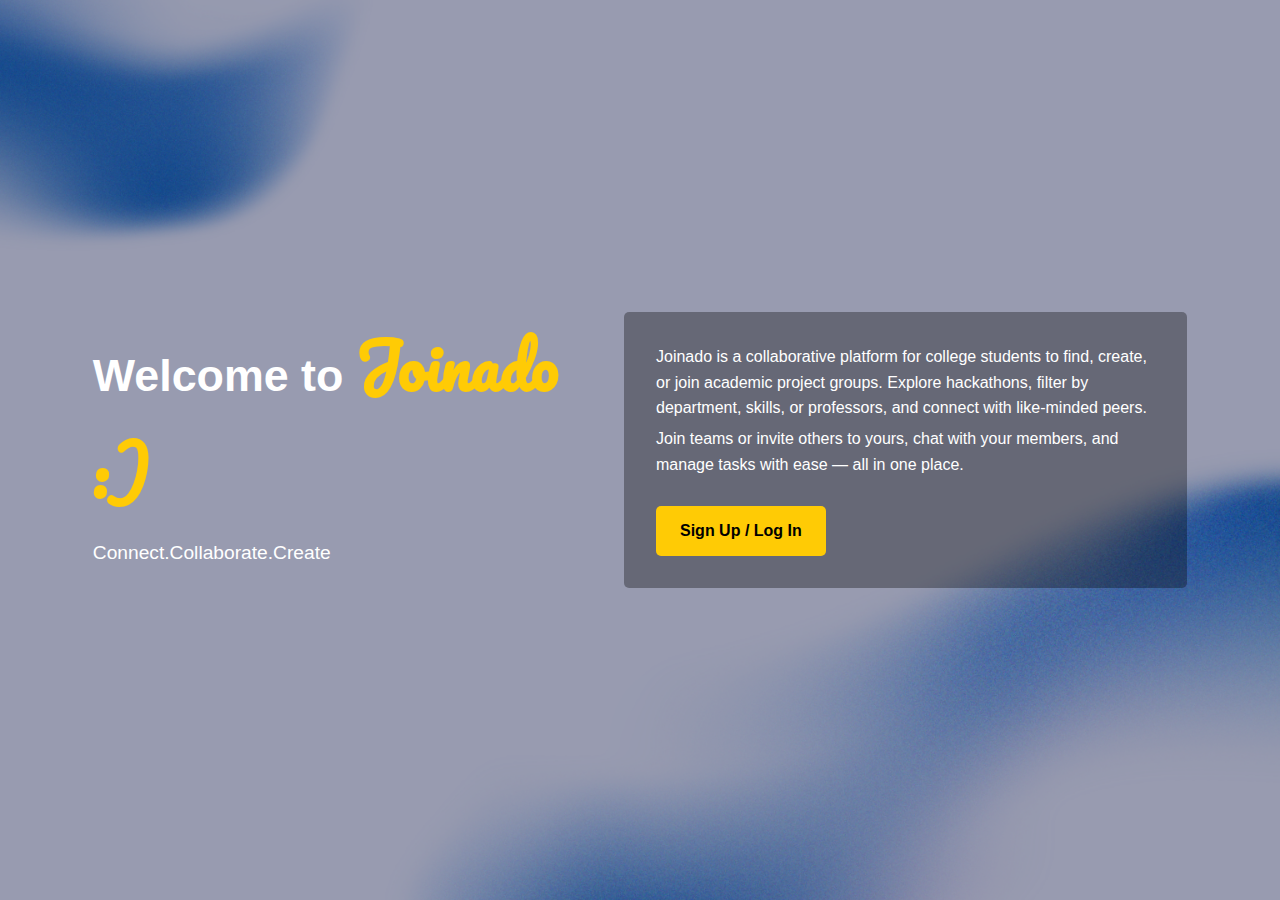
<file: Frontend/index.html>
<!DOCTYPE html>
<html lang="en">
<head>
  <meta charset="UTF-8">
  <title>Joinado</title>
  <meta name="viewport" content="width=device-width, initial-scale=1.0">
  <link href="https://fonts.googleapis.com/css2?family=Pacifico&display=swap" rel="stylesheet">
  <link rel="stylesheet" href="https://cdnjs.cloudflare.com/ajax/libs/font-awesome/6.5.0/css/all.min.css">
  <link rel="stylesheet" href="styles.css">
</head>
<body>

  <div class="home-container">
    <div class="overlay"></div>

    <div class="home-content">

      <div class="left-content">
        <h1 class="home-title">Welcome to <span class="brand">Joinado :)</span></h1>
        <p class="home-subtitle">Connect.Collaborate.Create</p>
      </div>

      <div class="description-box">
        <p>
          Joinado is a collaborative platform for college students to find, create, or join academic project groups. 
          Explore hackathons, filter by department, skills, or professors, and connect with like-minded peers.
        </p>
        <p>
          Join teams or invite others to yours, chat with your members, and manage tasks with ease — all in one place.
        </p>
        <a href="pages/register/signin&login.html" class="signup-button desc-button">Sign Up / Log In</a>
      </div>

    </div>
  </div>

</body>
</html>
</file>
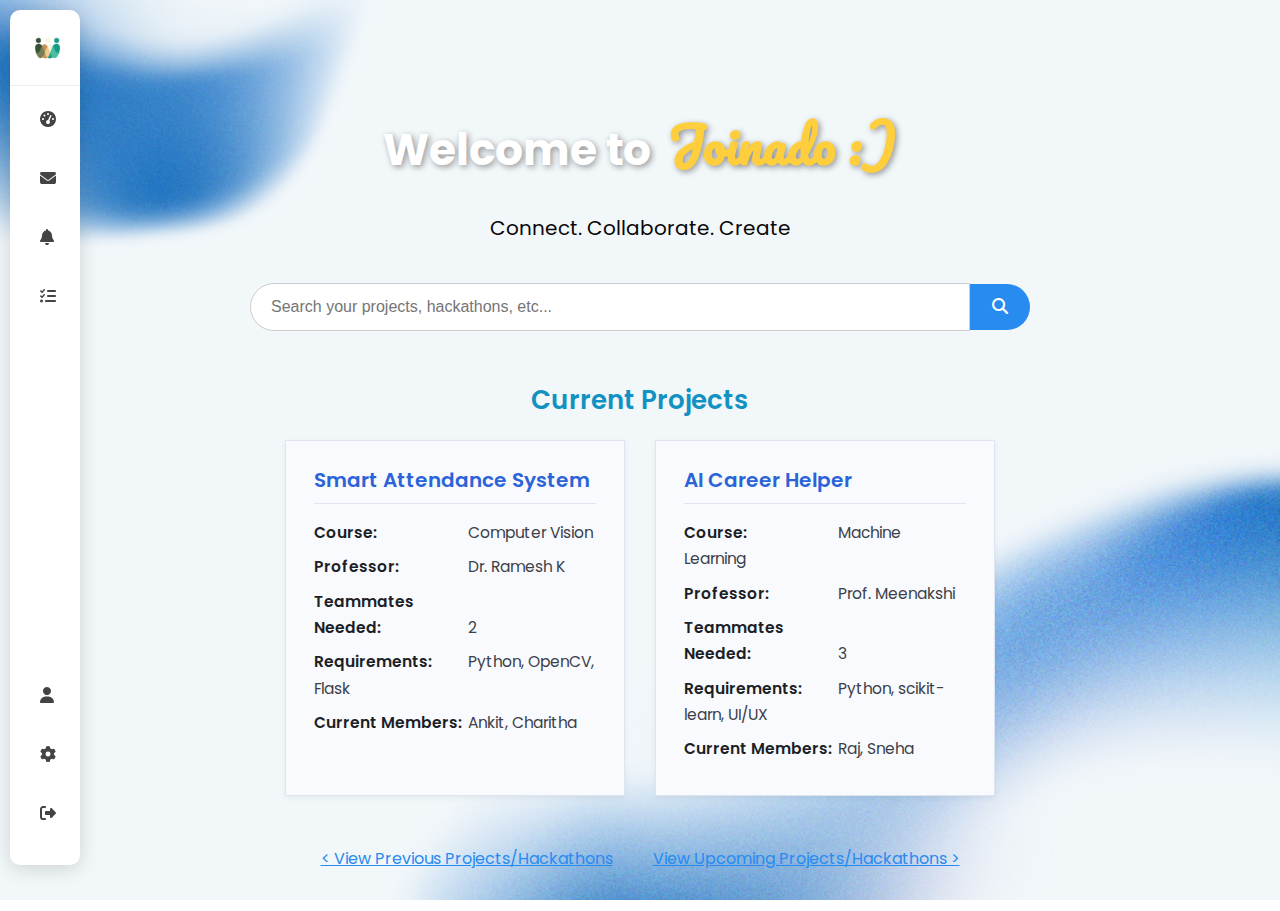
<file: Frontend/pages/home.html>
<!DOCTYPE html>
<html lang="en">
<head>
  <meta charset="UTF-8">
  <title>Joinado</title>
  <meta name="viewport" content="width=device-width, initial-scale=1.0">
  <link rel="stylesheet" href="https://cdnjs.cloudflare.com/ajax/libs/font-awesome/6.5.0/css/all.min.css">
  <link href="https://fonts.googleapis.com/css2?family=Pacifico&display=swap" rel="stylesheet">
  <link rel="stylesheet" href="../styles/pages.css">
</head>
<body>
  <div class="container">
    <div class="sidebar" id="sidebar">
      <a href="index.html" class="logo-section">
        <img src="../images/logo.png" alt="Logo" class="logo">
        <span class="brand-name">Joinado</span>
      </a>
      <div class="nav-sections">
        <div class="nav-items">
          <a href="./dashboard.html" class="sidebar-item"><i class="fas fa-tachometer-alt"></i><span>Dashboard</span></a>
          <a href="./messages.html" class="sidebar-item"><i class="fas fa-envelope"></i><span>Messages</span></a>
          <a href="./notifications.html" class="sidebar-item"><i class="fas fa-bell"></i><span>Notifications</span></a>
          <a href="./tasks.html" class="sidebar-item"><i class="fas fa-tasks"></i><span>Tasks</span></a>
        </div>
        <div class="bottom-nav">
          <a href="pages/profile.html" class="sidebar-item"><i class="fas fa-user"></i><span>Profile</span></a>
          <a href="pages/settings.html" class="sidebar-item"><i class="fas fa-cog"></i><span>Settings</span></a>
          <a href="../index.html" class="sidebar-item"><i class="fas fa-sign-out-alt"></i><span>Logout</span></a>
        </div>
      </div>
    </div>
    <div class="main-content">
      <div class="hero-text">
  <h1>
    Welcome to <span class="joinado-highlight">Joinado :)</span>
  </h1>
  <p class="tagline">Connect. Collaborate. Create</p>
</div>


      <div class="search-bar">
        <input type="text" placeholder="Search your projects, hackathons, etc..." />
        <button><i class="fas fa-search"></i></button>
      </div>

      <h2>Current Projects</h2>
      <!-- Example project cards -->
<div class="project-cards">
  <div class="project-card">
    <h3>Smart Attendance System</h3>
    <p><strong>Course:</strong> Computer Vision</p>
    <p><strong>Professor:</strong> Dr. Ramesh K</p>
    <p><strong>Teammates Needed:</strong> 2</p>
    <p><strong>Requirements:</strong> Python, OpenCV, Flask</p>
    <p><strong>Current Members:</strong> Ankit, Charitha</p>
  </div>

  <div class="project-card">
    <h3>AI Career Helper</h3>
    <p><strong>Course:</strong> Machine Learning</p>
    <p><strong>Professor:</strong> Prof. Meenakshi</p>
    <p><strong>Teammates Needed:</strong> 3</p>
    <p><strong>Requirements:</strong> Python, scikit-learn, UI/UX</p>
    <p><strong>Current Members:</strong> Raj, Sneha</p>
  </div>
</div>


      <div class="project-links">
  <a href="#">&lt; View Previous Projects/Hackathons</a>
  <a href="#">View Upcoming Projects/Hackathons &gt;</a>
</div>

    </div>
  </div>
  <script src="../scripts/pages.js"></script>
</body>
</html>
</file>
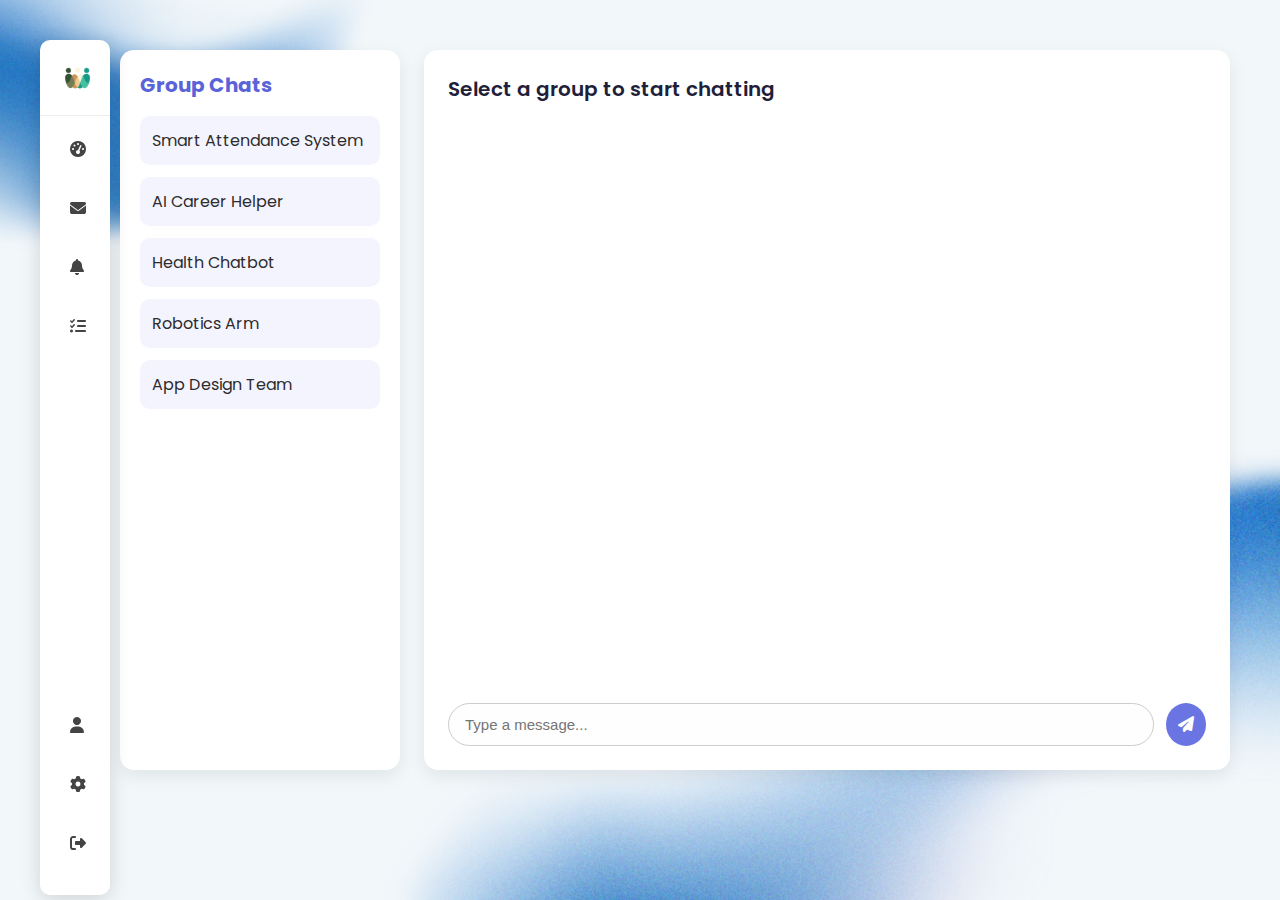
<file: Frontend/pages/messages.html>
<!DOCTYPE html>
<html lang="en">
<head>
  <meta charset="UTF-8">
  <title>Messages - Joinado</title>
  <meta name="viewport" content="width=device-width, initial-scale=1.0">

  <!-- Fonts & Icons -->
  <link rel="stylesheet" href="https://cdnjs.cloudflare.com/ajax/libs/font-awesome/6.5.0/css/all.min.css">
  <link href="https://fonts.googleapis.com/css2?family=Pacifico&family=Poppins:wght@400;600;700&display=swap" rel="stylesheet">

  <!-- Styles -->
  <link rel="stylesheet" href="../styles/pages.css">
  <link rel="stylesheet" href="../styles/messages.css">
</head>
<body>
  <div class="container">
    <!-- Sidebar -->
    <div class="sidebar" id="sidebar">
      <a href="./home.html" class="logo-section">
        <img src="../images/logo.png" alt="Logo" class="logo">
        <span class="brand-name">Joinado</span>
      </a>
      <div class="nav-sections">
        <div class="nav-items">
          <a href="dashboard.html" class="sidebar-item"><i class="fas fa-tachometer-alt"></i><span>Dashboard</span></a>
          <a href="messages.html" class="sidebar-item"><i class="fas fa-envelope"></i><span>Messages</span></a>
          <a href="notifications.html" class="sidebar-item"><i class="fas fa-bell"></i><span>Notifications</span></a>
          <a href="tasks.html" class="sidebar-item"><i class="fas fa-tasks"></i><span>Tasks</span></a>
        </div>
        <div class="bottom-nav">
          <a href="profile.html" class="sidebar-item"><i class="fas fa-user"></i><span>Profile</span></a>
          <a href="settings.html" class="sidebar-item"><i class="fas fa-cog"></i><span>Settings</span></a>
          <a href="../index.html" class="sidebar-item"><i class="fas fa-sign-out-alt"></i><span>Logout</span></a>
        </div>
      </div>
    </div>

    <!-- Chat Section -->
    <div class="main-content chat-layout">
      <!-- Group List -->
      <div class="chat-list">
        <h3>Group Chats</h3>
        <ul class="group-list">
          <li onclick="openChat('smart', event)">Smart Attendance System</li>
          <li onclick="openChat('ai', event)">AI Career Helper</li>
          <li onclick="openChat('health', event)">Health Chatbot</li>
          <li onclick="openChat('robotics', event)">Robotics Arm</li>
          <li onclick="openChat('design', event)">App Design Team</li>
        </ul>
      </div>

      <!-- Chat Window -->
      <div class="chat-window">
        <div class="chat-header" id="groupTitle">Select a group to start chatting</div>
        <div class="chat-box" id="chatBox"></div>
        <div class="message-input">
          <input type="text" id="messageInput" placeholder="Type a message..." disabled>
          <button onclick="sendMessage()" id="sendBtn" disabled><i class="fas fa-paper-plane"></i></button>
        </div>
      </div>
    </div>
  </div>

  <!-- External JS File -->
  <script src="../scripts/messages.js"></script>
</body>
</html>
</file>
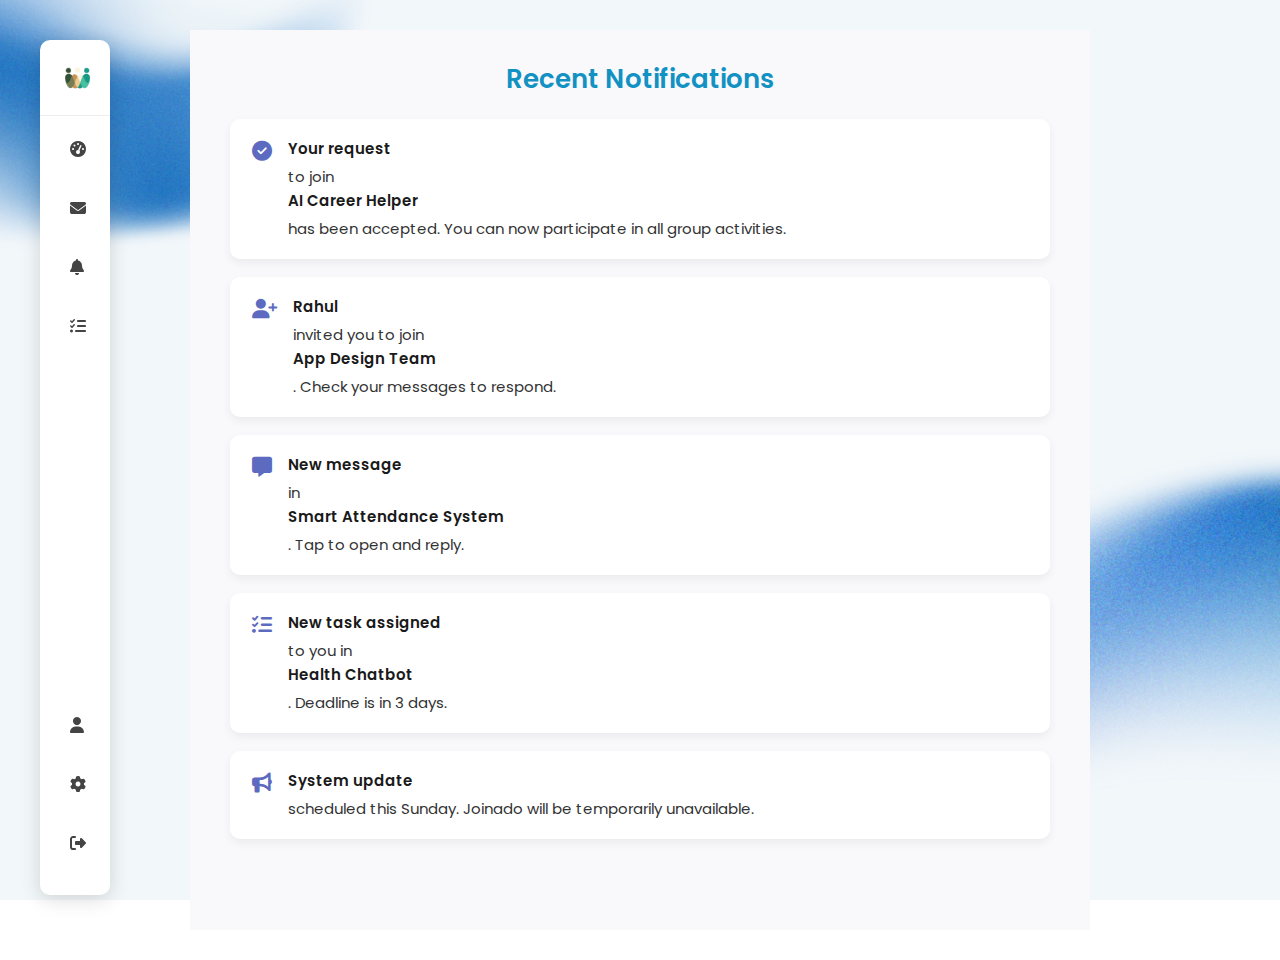
<file: Frontend/pages/notifications.html>
<!DOCTYPE html>
<html lang="en">
<head>
  <meta charset="UTF-8">
  <title>Notifications - Joinado</title>
  <meta name="viewport" content="width=device-width, initial-scale=1.0">

  <!-- Fonts & Icons -->
  <link rel="stylesheet" href="https://cdnjs.cloudflare.com/ajax/libs/font-awesome/6.5.0/css/all.min.css">
  <link href="https://fonts.googleapis.com/css2?family=Pacifico&family=Poppins:wght@400;600;700&display=swap" rel="stylesheet">

  <!-- Styles -->
  <link rel="stylesheet" href="../styles/pages.css">
  <link rel="stylesheet" href="../styles/messages.css">
  <link rel="stylesheet" href="../styles/notifications.css">
</head>
<body>
  <div class="container">
    <!-- Sidebar -->
    <div class="sidebar" id="sidebar">
      <a href="./home.html" class="logo-section">
        <img src="../images/logo.png" alt="Logo" class="logo">
        <span class="brand-name">Joinado</span>
      </a>
      <div class="nav-sections">
        <div class="nav-items">
          <a href="dashboard.html" class="sidebar-item"><i class="fas fa-tachometer-alt"></i><span>Dashboard</span></a>
          <a href="messages.html" class="sidebar-item"><i class="fas fa-envelope"></i><span>Messages</span></a>
          <a href="notifications.html" class="sidebar-item active"><i class="fas fa-bell"></i><span>Notifications</span></a>
          <a href="tasks.html" class="sidebar-item"><i class="fas fa-tasks"></i><span>Tasks</span></a>
        </div>
        <div class="bottom-nav">
          <a href="profile.html" class="sidebar-item"><i class="fas fa-user"></i><span>Profile</span></a>
          <a href="settings.html" class="sidebar-item"><i class="fas fa-cog"></i><span>Settings</span></a>
          <a href="../index.html" class="sidebar-item"><i class="fas fa-sign-out-alt"></i><span>Logout</span></a>
        </div>
      </div>
    </div>

    <!-- Notifications Section -->
    <div class="main-content">
      <h2>Recent Notifications</h2>
      <div class="notification-list">
        <div class="notification">
          <i class="fas fa-check-circle"></i>
          <div><strong>Your request</strong> to join <strong>AI Career Helper</strong> has been accepted. You can now participate in all group activities.</div>
        </div>
        <div class="notification">
          <i class="fas fa-user-plus"></i>
          <div><strong>Rahul</strong> invited you to join <strong>App Design Team</strong>. Check your messages to respond.</div>
        </div>
        <div class="notification">
          <i class="fas fa-comment-alt"></i>
          <div><strong>New message</strong> in <strong>Smart Attendance System</strong>. Tap to open and reply.</div>
        </div>
        <div class="notification">
          <i class="fas fa-tasks"></i>
          <div><strong>New task assigned</strong> to you in <strong>Health Chatbot</strong>. Deadline is in 3 days.</div>
        </div>
        <div class="notification">
          <i class="fas fa-bullhorn"></i>
          <div><strong>System update</strong> scheduled this Sunday. Joinado will be temporarily unavailable.</div>
        </div>
      </div>
    </div>
  </div>
</body>
</html>
</file>
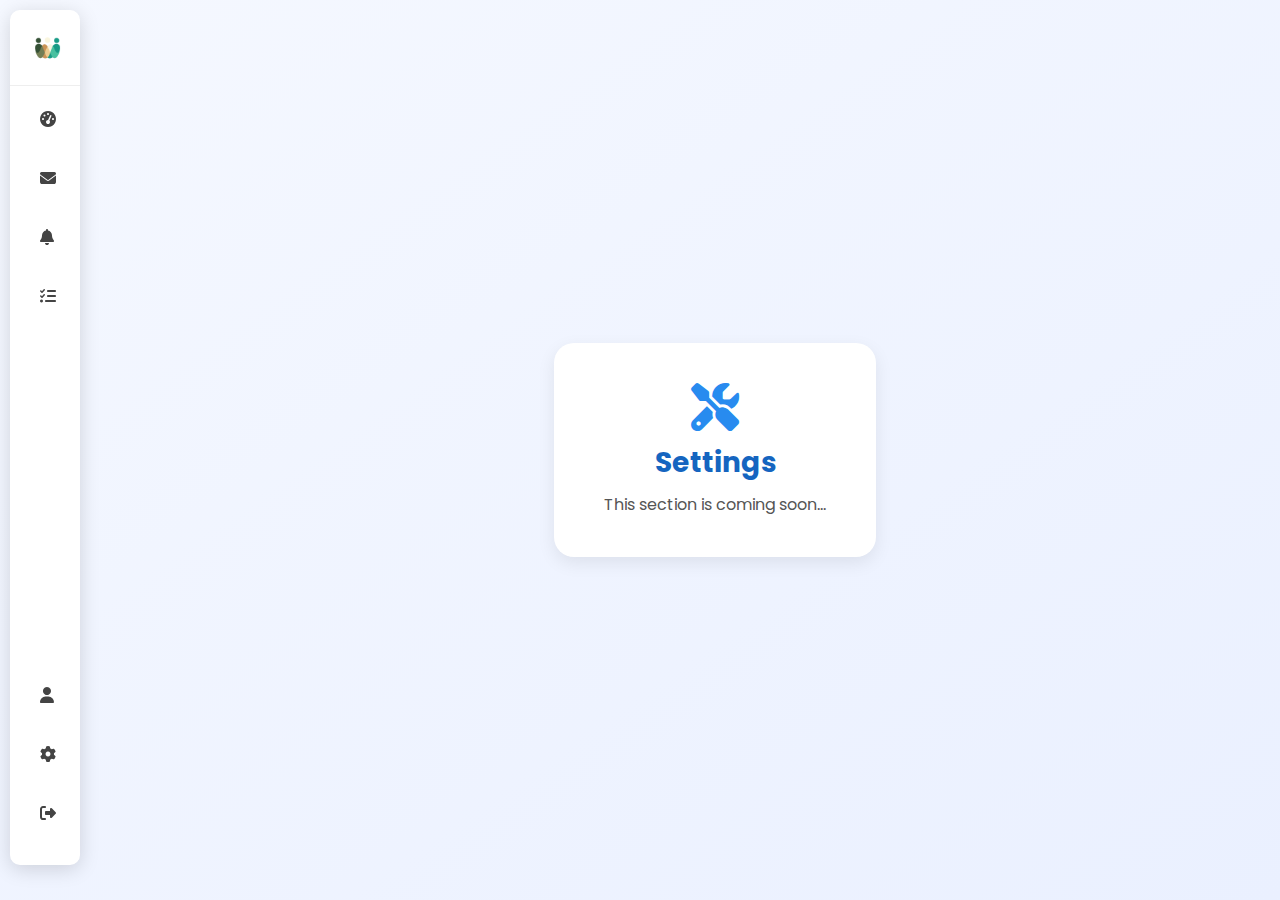
<file: Frontend/pages/settings.html>
<!DOCTYPE html>
<html lang="en">
<head>
  <meta charset="UTF-8">
  <title>Settings - Joinado</title>
  <meta name="viewport" content="width=device-width, initial-scale=1.0">
  
  <!-- Fonts & Icons -->
  <link rel="stylesheet" href="https://cdnjs.cloudflare.com/ajax/libs/font-awesome/6.5.0/css/all.min.css">
  <link href="https://fonts.googleapis.com/css2?family=Poppins:wght@400;600&display=swap" rel="stylesheet">
  
  <!-- Stylesheets -->
  <link rel="stylesheet" href="../styles/pages.css">
  <link rel="stylesheet" href="../styles/settings.css">
</head>
<body>
  <div class="container">
    <!-- Sidebar -->
    <div class="sidebar" id="sidebar">
      <a href="home.html" class="logo-section">
        <img src="../images/logo.png" alt="Logo" class="logo">
        <span class="brand-name">Joinado</span>
      </a>
      <div class="nav-sections">
        <div class="nav-items">
          <a href="dashboard.html" class="sidebar-item"><i class="fas fa-tachometer-alt"></i><span>Dashboard</span></a>
          <a href="messages.html" class="sidebar-item"><i class="fas fa-envelope"></i><span>Messages</span></a>
          <a href="notifications.html" class="sidebar-item"><i class="fas fa-bell"></i><span>Notifications</span></a>
          <a href="tasks.html" class="sidebar-item"><i class="fas fa-tasks"></i><span>Tasks</span></a>
        </div>
        <div class="bottom-nav">
          <a href="profile.html" class="sidebar-item"><i class="fas fa-user"></i><span>Profile</span></a>
          <a href="settings.html" class="sidebar-item active"><i class="fas fa-cog"></i><span>Settings</span></a>
          <a href="../index.html" class="sidebar-item"><i class="fas fa-sign-out-alt"></i><span>Logout</span></a>
        </div>
      </div>
    </div>

    <!-- Main Content -->
    <div class="settings-content">
      <div class="coming-soon-box">
        <i class="fas fa-tools icon"></i>
        <h2>Settings</h2>
        <p>This section is coming soon...</p>
      </div>
    </div>
  </div>
</body>
</html>
</file>
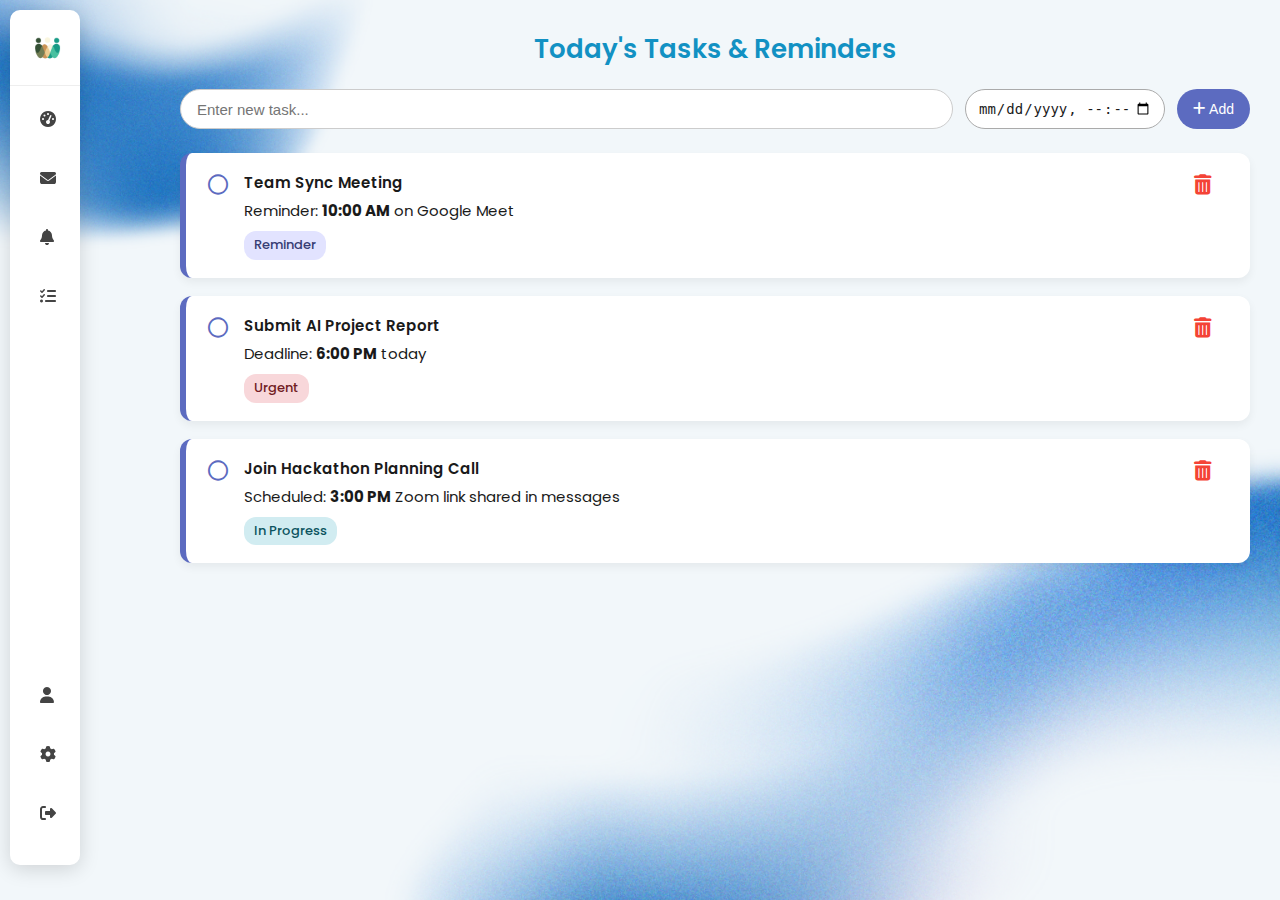
<file: Frontend/pages/tasks.html>
<!DOCTYPE html>
<html lang="en">
<head>
  <meta charset="UTF-8" />
  <title>Tasks & Reminders - Joinado</title>
  <meta name="viewport" content="width=device-width, initial-scale=1.0" />
  <link href="https://fonts.googleapis.com/css2?family=Poppins:wght@400;600&display=swap" rel="stylesheet" />
  <link rel="stylesheet" href="https://cdnjs.cloudflare.com/ajax/libs/font-awesome/6.5.0/css/all.min.css" />
  <link rel="stylesheet" href="../styles/pages.css" />
  <link rel="stylesheet" href="../styles/tasks.css" />
</head>
<body>
  <div class="layout">
    <!-- Sidebar -->
    <div class="sidebar" id="sidebar">
      <a href="./home.html" class="logo-section">
        <img src="../images/logo.png" alt="Logo" class="logo" />
        <span class="brand-name">Joinado</span>
      </a>
      <div class="nav-sections">
        <div class="nav-items">
          <a href="dashboard.html" class="sidebar-item"><i class="fas fa-tachometer-alt"></i><span>Dashboard</span></a>
          <a href="messages.html" class="sidebar-item"><i class="fas fa-envelope"></i><span>Messages</span></a>
          <a href="notifications.html" class="sidebar-item"><i class="fas fa-bell"></i><span>Notifications</span></a>
          <a href="tasks.html" class="sidebar-item active"><i class="fas fa-tasks"></i><span>Tasks</span></a>
        </div>
        <div class="bottom-nav">
          <a href="profile.html" class="sidebar-item"><i class="fas fa-user"></i><span>Profile</span></a>
          <a href="settings.html" class="sidebar-item"><i class="fas fa-cog"></i><span>Settings</span></a>
          <a href="../index.html" class="sidebar-item"><i class="fas fa-sign-out-alt"></i><span>Logout</span></a>
        </div>
      </div>
    </div>

    <!-- Main Content -->
    <div class="main-content">
      <h2>Today's Tasks & Reminders</h2>

     <!-- Add Task -->
<div class="add-task-box">
  <input type="text" id="newTask" placeholder="Enter new task..." />
  <input type="datetime-local" id="taskDateTime" />
  <button onclick="addTask()"><i class="fas fa-plus"></i> Add</button>
</div>


      <!-- Task List -->
      <div class="task-list" id="taskList">
        <!-- Sample Reminders -->
        <div class="task">
          <i class="far fa-circle complete-btn" onclick="markComplete(this)" title="Toggle Complete"></i>
          <div class="task-content">
            <strong>Team Sync Meeting</strong>
            Reminder: <b>10:00 AM</b> on Google Meet<br />
            <span class="badge reminder">Reminder</span>
          </div>
          <i class="fas fa-trash-alt delete-btn" onclick="removeTask(this)"></i>
        </div>

        <div class="task">
          <i class="far fa-circle complete-btn" onclick="markComplete(this)" title="Toggle Complete"></i>
          <div class="task-content">
            <strong>Submit AI Project Report</strong>
            Deadline: <b>6:00 PM</b> today<br />
            <span class="badge urgent">Urgent</span>
          </div>
          <i class="fas fa-trash-alt delete-btn" onclick="removeTask(this)"></i>
        </div>

        <div class="task">
          <i class="far fa-circle complete-btn" onclick="markComplete(this)" title="Toggle Complete"></i>
          <div class="task-content">
            <strong>Join Hackathon Planning Call</strong>
            Scheduled: <b>3:00 PM</b> Zoom link shared in messages<br />
            <span class="badge in-progress">In Progress</span>
          </div>
          <i class="fas fa-trash-alt delete-btn" onclick="removeTask(this)"></i>
        </div>
      </div>
    </div>
  </div>
  <script src="../scripts/tasks.js"></script>
</body>
</html>
</file>
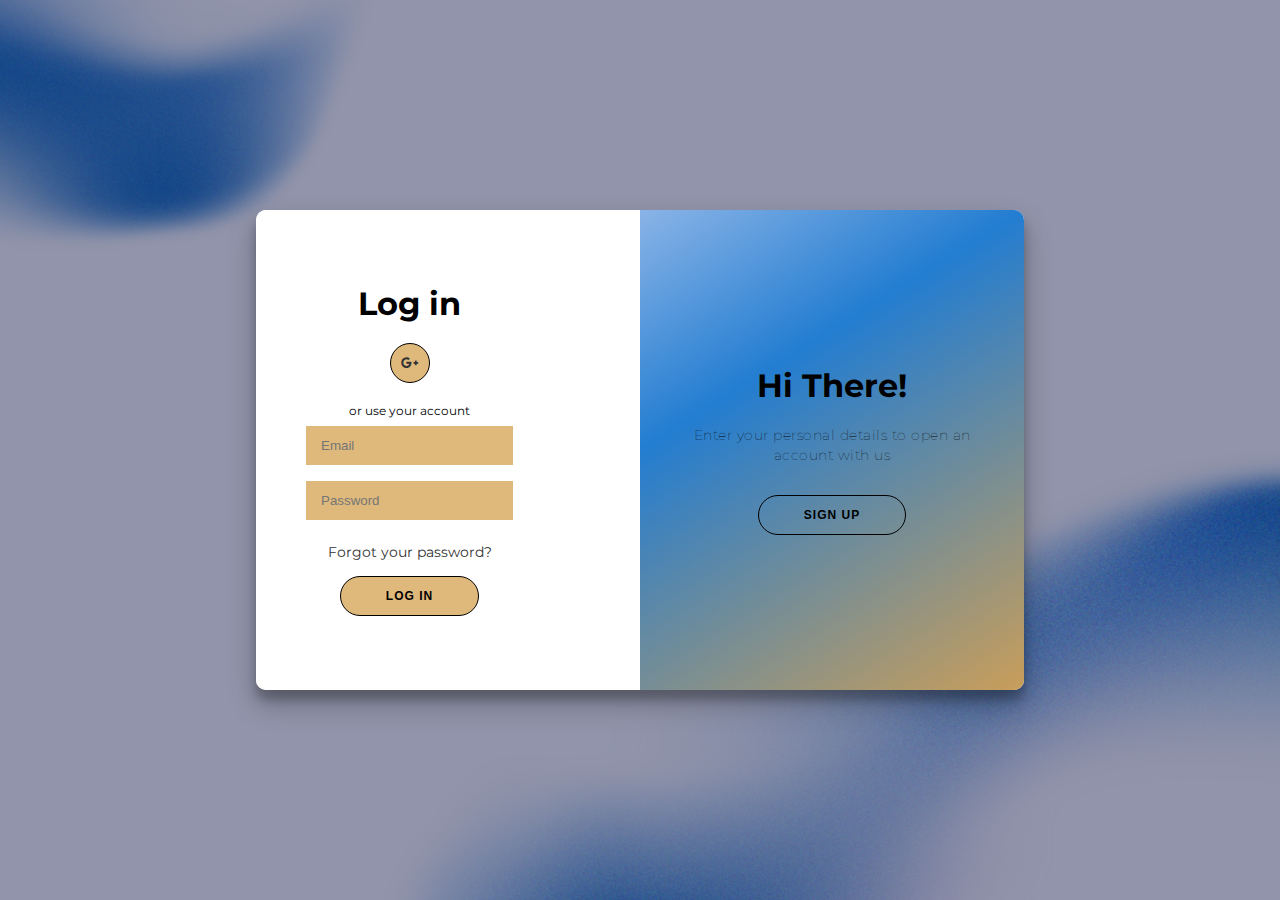
<file: Frontend/pages/register/signin&login.html>
<!DOCTYPE html>
<html lang="en" dir="ltr">

<head>
  <meta charset="utf-8">
  <title>Login</title>
  <link rel="stylesheet" href="signin&login.css">
  <link href="https://fonts.googleapis.com/css?family=Arvo" rel="stylesheet">
  <link rel='stylesheet' href='https://cdnjs.cloudflare.com/ajax/libs/font-awesome/5.14.0/css/all.min.css'>
</head>

<body>

<div class="login-wrapper">
  <div class="background-overlay"></div>

  <div class="container" id="container">
    <div class="form-container sign-up-container">
      <form action="#">
        <h1>Create Account</h1>
        <div class="social-container">
          <a href="#" class="social"><i class="fab fa-google-plus-g"></i></a>
        </div>
        <span>or use your email for registration</span>
        <input type="text" placeholder="Name" />
        <input type="email" placeholder="Email" />
        <input type="password" placeholder="Password" />
        <button>Sign Up</button>
      </form>
    </div>

    <div class="form-container login-in-container">
      <form action="#">
        <h1>Log in</h1>
        <div class="social-container">
          <a href="#" class="social"><i class="fab fa-google-plus-g"></i></a>
        </div>
        <span>or use your account</span>
        <input type="email" placeholder="Email" />
        <input type="password" placeholder="Password" />
        <a href="#">Forgot your password?</a>
        <button>Log In</button>
      </form>
    </div>

    <div class="overlay-container">
      <div class="overlay">
        <div class="overlay-panel overlay-left">
          <h1>Welcome Back!</h1>
          <p>To keep connected with us please login with your personal details</p>
          <button class="ghost" id="signIn">Log In</button>
        </div>
        <div class="overlay-panel overlay-right">
          <h1>Hi There!</h1>
          <p>Enter your personal details to open an account with us</p>
          <button class="ghost" id="signUp">Sign Up</button>
        </div>
      </div>
    </div>
  </div>
</div>

<script src="signin&login.js" charset="utf-8"></script>
</body>

</html>
</file>
<file: Frontend/styles.css>
* {
  margin: 0;
  padding: 0;
  box-sizing: border-box;
}

body, html {
  height: 100%;
  font-family: 'Segoe UI', sans-serif;
  
}




.home-container {
  background-image: url('images/background-image.png'); 
  background-size: cover;
  background-position: center;
  height: 100vh;
  position: relative;
  color: white;
  display: flex;
  justify-content: center;
  align-items: center;
  padding: 2rem;
}

.overlay {
  position: absolute;
  top: 0;
  left: 0;
  width: 100%;
  height: 100%;
  background-color: rgba(0, 0, 50, 0.374);
  z-index: 0;
}

.home-content {
  position: relative;
  z-index: 1;
  display: flex;
  justify-content: space-between;
  width: 90%;
  max-width: 1200px;
}

.left-content {
  flex: 1;
  padding-right: 2rem;
}

.brand {
  font-family: 'Pacifico', cursive;
  font-size: 3.8rem;
  color: #ffcb05;
}

.home-title {
  font-size: 2.8rem;
  margin-bottom: 1rem;
}

.home-subtitle {
  font-size: 1.2rem;
  margin-bottom: 1.5rem;
}

.description-box {
  flex: 1;
  background-color: rgba(0, 0, 0, 0.325);
  padding: 2rem;
  border-radius: 5px;
  line-height: 1.6;
  font-size: 1rem;
  display: flex;
  flex-direction: column;
  justify-content: space-between;
}

.signup-button {
  padding: 0.75rem 1.5rem;
  background-color: #ffcb05;
  color: #000;
  text-decoration: none;
  font-weight: bold;
  border-radius: 5px;
  text-align: center;
  margin-top: 1.5rem;
  transition: background-color 0.3s;
}

.signup-button:hover {
  background-color: #ffdb4d;
}

.desc-button {
  align-self: flex-start;
}
</file>
<file: Frontend/styles/pages.css>
@import url('https://fonts.googleapis.com/css2?family=Poppins:wght@400;600;700&display=swap');
@import url('https://fonts.googleapis.com/css2?family=Pacifico&display=swap');
@import url('https://fonts.googleapis.com/css2?family=Poppins:wght@400;600;700&display=swap');

* {
  margin: 0;
  padding: 0;
  box-sizing: border-box;
}

body {
  font-family: 'Poppins', sans-serif;
  background-image: url('../images/background-image.png');
  background-size: cover;
  background-position: center;
  background-repeat: no-repeat;
  background-attachment: fixed;
  color: #2f2f2f;
}

.container {
  display: flex;
  border-radius: 20px;
}

.sidebar {
  width: 70px;
  background-color: #ffffff;
  color: #6b6b6b;
  height: 95vh;
  margin: 10px 10px;
  border-radius: 10px;
  box-shadow: 0 4px 20px rgba(0, 0, 0, 0.15);
  transition: width 0.3s;
  position: fixed;
  overflow: hidden;
  z-index: 1000;
}

.sidebar:hover {
  width: 250px;
}

.logo-section {
  display: flex;
  align-items: center;
  padding: 15px;
  border-bottom: 1px solid #eee;
  text-decoration: none;
  color: inherit;
}

.logo {
  width: 45px;
  height: 45px;
  border-radius: 50%;
}

.brand-name {
  font-family: 'Pacifico', cursive;
  font-size: 22px;
  color: #288bef;
  margin-left: 12px;
  white-space: nowrap;
  opacity: 0;
  transition: opacity 0.3s;
}

.sidebar:hover .brand-name {
  opacity: 1;
}

.sidebar-item {
  display: flex;
  align-items: center;
  padding: 14px 20px;
  margin: 6px 10px;
  border-radius: 12px;
  cursor: pointer;
  transition: background-color 0.2s, color 0.2s;
  text-decoration: none;
  color: #444;
}

.sidebar-item:hover {
  background-color: #e7f0ff;
  color: #288bef;
}

.sidebar-item span {
  margin-left: 18px;
  font-size: 16px;
  white-space: nowrap;
  opacity: 0;
  transition: opacity 0.3s;
}

.sidebar:hover .sidebar-item span {
  opacity: 1;
}

.main-content {
  flex: 1;
  padding: 40px;
  color: #f5f5f5;
}

.main-content h1 {
  font-size: 38px;
  font-weight: 700;
  color: #ffffff;
  text-shadow: 2px 2px 6px rgba(0, 0, 0, 0.4);
  text-align: center;
  margin-bottom: 25px;
}

.main-content h2 {
  font-size: 26px;
  font-weight: 600;
  margin-bottom: 20px;
  color: #1291c3;
  text-align: center;
}

.bottom-nav {
  position: absolute;
  bottom: 20px;
  width: 100%;
}

.search-bar {
  display: flex;
  justify-content: center;
  align-items: center;
  margin: 40px 0 50px;
}

.search-bar input {
  width: 60%;
  padding: 14px 20px;
  border-radius: 25px 0 0 25px;
  border: 1px solid #ccc;
  outline: none;
  font-size: 16px;
  background-color: #fff;
  color: #333;
  transition: border 0.3s;
}

.search-bar input:focus {
  border-color: #288bef;
}

.search-bar button {
  padding: 14px 22px;
  border-radius: 0 25px 25px 0;
  border: none;
  background-color: #288bef;
  color: white;
  font-size: 16px;
  cursor: pointer;
  transition: background-color 0.3s ease;
}

.search-bar button:hover {
  background-color: #1677e1;
}

.project-cards {
  display: flex;
  flex-wrap: wrap;
  gap: 30px;
  justify-content: center;
  padding: 0 20px;
}

.project-card {
  background: #f9fafe;
  border: 1px solid #dde5f0;
  padding: 24px 28px;
  width: 340px;
  box-shadow: 0 2px 6px rgba(0, 0, 0, 0.06);
  transition: transform 0.3s ease, box-shadow 0.3s ease, border-top 0.3s ease;
  color: #2c2f3a;
  border-radius: 0; /* sharp edges */
  position: relative;
}

.project-card:hover {
  transform: translateY(-5px);
  box-shadow: 0 10px 24px rgba(0, 0, 0, 0.15);
  border-top: 4px solid #3a8ef6;
}

.project-card h3 {
  font-size: 20px;
  font-weight: 600;
  color: #2b63d9;
  margin-bottom: 16px;
  border-bottom: 1px solid #e0e6f1;
  padding-bottom: 8px;
}

.project-card p {
  margin: 8px 0;
  font-size: 15.5px;
  line-height: 1.7;
  color: #3c3f4a;
}

.project-card p strong {
  display: inline-block;
  width: 150px;
  color: #1c1f26;
  font-weight: 600;
}


.project-links {
  margin-top: 50px;
  display: flex;
  justify-content: center;
  gap: 40px;
  flex-wrap: wrap;
}

.project-links a {
  color: #288bef;
  text-decoration: underline;
  font-size: 16px;
  transition: color 0.3s ease;
}

.project-links a:hover {
  color: #1b5ea0;
}

.hero-text {
  text-align: center;
  margin: 60px 0 40px;
  color: #fff;
}

.hero-text h1 {
  font-size: 44px;
  font-weight: 700;
  color: #ffffff;
}

.joinado-highlight {
  font-family: 'Pacifico', cursive;
  color: #ffce3d;
  font-weight: 700;
  font-size: 50px;
  margin-left: 8px;
}

.tagline {
  font-size: 20px;
  color: #0b0808;
  margin-top: 15px;
  font-weight: 400;
}


.join-btn {
  margin-top: 15px;
  padding: 10px 18px;
  background-color: #288bef;
  color: white;
  border: none;
  border-radius: 8px;
  font-size: 14px;
  cursor: pointer;
  transition: background-color 0.3s ease;
}

.join-btn:hover {
  background-color: #186bd9;
}

.join-btn:disabled {
  background-color: #a0c8f7;
  cursor: not-allowed;
}

.search-bar select {
  margin-left: 15px;
  padding: 10px 14px;
  border-radius: 8px;
  border: 1px solid #ccc;
  font-size: 15px;
  background-color: #fff;
  color: #333;
  transition: border 0.3s;
}

.search-bar select:focus {
  outline: none;
  border-color: #288bef;
}
</file>
<file: Frontend/styles/messages.css>
@import url('https://fonts.googleapis.com/css2?family=Pacifico&display=swap');
@import url('https://fonts.googleapis.com/css2?family=Poppins:wght@400;600;700&display=swap');

* {
  margin: 0;
  padding: 0;
  box-sizing: border-box;
}

.container {
  padding: 30px;
}

.chat-layout {
  display: flex;
  gap: 24px;
  padding: 20px;
  flex-wrap: wrap;
}

.chat-list {
  width: 280px;
  background: #ffffff;
  padding: 20px;
  border-radius: 14px;
  box-shadow: 0 6px 18px rgba(0, 0, 0, 0.08);
  height: 80vh;
  overflow-y: auto;
}

.chat-list h3 {
  font-size: 20px;
  margin-bottom: 16px;
  color: #5a63d8;
}

.group-list {
  list-style: none;
  padding: 0;
}

.group-list li {
  display: flex;
  align-items: center;
  gap: 12px;
  padding: 12px;
  background: #f4f4ff;
  border-radius: 10px;
  margin-bottom: 12px;
  cursor: pointer;
  transition: all 0.3s ease;
  color: #2c2c2c;
}

.group-list li:hover {
  background: #dde7ff;
  transform: scale(1.01);
}

.group-list li img {
  width: 36px;
  height: 36px;
  border-radius: 50%;
  object-fit: cover;
}

.group-list li span {
  font-size: 15px;
  font-weight: 500;
}

.group-list li.active {
  background: #7b88f4;
  color: white;
}

.group-list li.active img {
  border: 2px solid white;
}

.chat-panel,
.chat-window {
  flex: 1;
  background: #ffffff;
  border-radius: 14px;
  box-shadow: 0 6px 18px rgba(0, 0, 0, 0.08);
  padding: 24px;
  display: flex;
  flex-direction: column;
  justify-content: space-between;
  height: 80vh;
}

#groupTitle,
.chat-header {
  font-size: 20px;
  margin-bottom: 14px;
  color: #1f1f3b;
  font-weight: 600;
}

.chat-box {
  flex: 1;
  overflow-y: auto;
  margin-bottom: 16px;
  display: flex;
  flex-direction: column;
  gap: 14px;
}

.message {
  max-width: 75%;
  padding: 10px 16px;
  border-radius: 10px;
  font-size: 14.5px;
  line-height: 1.6;
  background: #f1f4fb;
  color: #333;
  word-wrap: break-word;
}

.message.you {
  background: #d3f5ed;
  align-self: flex-end;
  color: #144f3a;
}

.message.sender {
  background: #e3e8fd;
  align-self: flex-start;
  color: #2a3171;
}

.message strong {
  display: block;
  margin-bottom: 5px;
  font-weight: 600;
}

.chat-input,
.message-input {
  display: flex;
  gap: 12px;
}

.chat-input input,
.message-input input {
  flex: 1;
  padding: 12px 16px;
  border-radius: 25px;
  border: 1px solid #ccc;
  font-size: 15px;
  background: #fefeff;
  outline: none;
}

.chat-input button,
.message-input button {
  background: #6a74e2;
  color: white;
  border: none;
  border-radius: 50%;
  padding: 12px;
  font-size: 16px;
  cursor: pointer;
  transition: background 0.3s;
}

.chat-input button:hover,
.message-input button:hover {
  background: #4c58c9;
}

.main-content {
  margin-left: 70px;
  transition: margin-left 0.3s ease;
}

.sidebar:hover ~ .main-content {
  margin-left: 250px;
}
</file>
<file: Frontend/styles/notifications.css>
@import url('https://fonts.googleapis.com/css2?family=Pacifico&display=swap');
@import url('https://fonts.googleapis.com/css2?family=Poppins:wght@400;600;700&display=swap');

.main-content {
  padding: 30px 40px;
  width: 100%;
  max-width: 900px;
  margin: auto;
  display: flex;
  flex-direction: column;
  background: #f9f9fc;
  min-height: 100vh;
  font-family: 'Poppins', sans-serif;
  color: #333;
}

h2 {
  margin-bottom: 24px;
  font-weight: 600;
  font-size: 24px;
  color: #222;
  text-align: center;
}

.notification-list {
  display: flex;
  flex-direction: column;
  gap: 18px;
}

.notification {
  display: flex;
  align-items: flex-start;
  background: #ffffff;
  
  padding: 18px 22px;
  border-radius: 10px;
  box-shadow: 0 4px 10px rgba(0, 0, 0, 0.06);
  font-size: 15px;
  line-height: 1.6;
  transition: background 0.3s ease;
}

.notification:hover {
  background: #eef2ff; /* very light indigo background */
}

.notification i {
  color: #5c6bc0;
  font-size: 20px;
  margin-right: 16px;
  margin-top: 4px;
}

.notification-content {
  flex: 1;
  color: #2d2d2d;
}

.notification strong {
  color: #1a1a1a;
  font-weight: 600;
  display: block;
  margin-bottom: 4px;
}
</file>
<file: Frontend/styles/settings.css>
/* settings.css */
@import url('https://fonts.googleapis.com/css2?family=Pacifico&display=swap');
@import url('https://fonts.googleapis.com/css2?family=Poppins:wght@400;600;700&display=swap');

body {
  font-family: 'Poppins', sans-serif;
  background: linear-gradient(to bottom right, #f5f8ff, #eaf0ff);
  color: #1a1a1a;
}

.container {
  display: flex;
}

.settings-content {
  flex: 1;
  margin-left: 150px;
  padding: 60px 30px;
  display: flex;
  justify-content: center;
  align-items: center;
  min-height: 100vh;
}

.coming-soon-box {
  text-align: center;
  background: #fff;
  padding: 40px 50px;
  border-radius: 20px;
  box-shadow: 0 6px 18px rgba(0, 0, 0, 0.08);
}

.coming-soon-box h2 {
  font-size: 28px;
  color: #1565c0;
  margin-top: 10px;
}

.coming-soon-box p {
  font-size: 16px;
  color: #555;
  margin-top: 8px;
}

.coming-soon-box .icon {
  font-size: 48px;
  color: #288bef;
}
</file>
<file: Frontend/styles/tasks.css>
@import url('https://fonts.googleapis.com/css2?family=Pacifico&display=swap');
@import url('https://fonts.googleapis.com/css2?family=Poppins:wght@400;600;700&display=swap');

.main-content {
  margin-left: 150px;
  padding: 30px;
  transition: margin-left 0.3s ease;
}

.task-list {
  display: flex;
  flex-direction: column;
  gap: 18px;
}

.task {
  display: flex;
  align-items: flex-start;
  background: #ffffff;
  border-left: 6px solid #5c6bc0;
  padding: 18px 22px;
  border-radius: 12px;
  box-shadow: 0 4px 10px rgba(0, 0, 0, 0.06);
  font-size: 15px;
  line-height: 1.6;
  transition: background 0.3s ease;
}

.task:hover {
  background: #eef2ff;
}

.task i {
  font-size: 20px;
  margin-right: 16px;
  margin-top: 4px;
  cursor: pointer;
}

.task .complete-btn {
  color: #5c6bc0;
}

.task.done .complete-btn {
  color: #28a745;
}

.task-content {
  flex: 1;
}

.task strong {
  color: #1a1a1a;
  font-weight: 600;
  display: block;
  margin-bottom: 4px;
}

.badge {
  display: inline-block;
  margin-top: 8px;
  padding: 4px 10px;
  border-radius: 12px;
  font-size: 13px;
  font-weight: 500;
}

.badge.pending {
  background-color: #fff3cd;
  color: #856404;
}

.badge.in-progress {
  background-color: #d1ecf1;
  color: #0c5460;
}

.badge.urgent {
  background-color: #f8d7da;
  color: #721c24;
}

.badge.reminder {
  background-color: #e2e3ff;
  color: #383d74;
}

.badge.completed {
  background-color: #c1f2d2;
  color: #256029;
}

.task.done {
  opacity: 0.7;
  background: #e2f4e4;
}

.add-task-box {
  display: flex;
  gap: 12px;
  margin-bottom: 24px;
}

.add-task-box input[type="text"] {
  flex: 1;
  padding: 10px 16px;
  border: 1px solid #ccc;
  border-radius: 25px;
  font-size: 15px;
  outline: none;
  background: #fff;
}

.add-task-box input[type="time"] {
  width: 120px;
  padding: 10px 12px;
  border: 1px solid #ccc;
  border-radius: 25px;
  font-size: 14px;
  outline: none;
}

.add-task-box button {
  background: #5c6bc0;
  color: white;
  padding: 10px 16px;
  border: none;
  border-radius: 25px;
  font-size: 14px;
  cursor: pointer;
  transition: background 0.3s ease;
}

.add-task-box button:hover {
  background: #3d4ec4;
}

.delete-btn {
  margin-left: auto;
  margin-top: 4px;
  color: #f44336;
  cursor: pointer;
  font-size: 16px;
}

.delete-btn:hover {
  color: #b71c1c;
}
.add-task-box input[type="datetime-local"] {
  width: 200px;
  padding: 10px 12px;
  border: 1px solid #aaa;
  border-radius: 25px;
  font-size: 14px;
  outline: none;
  color: #1a1a1a;
}
.task,
.task-content,
.task strong,
.task-list {
  color: #1a1a1a;
}

body {
  color: #1a1a1a;
  background-color: #f9f9f9;
}
</file>
<file: Frontend/pages/register/signin&login.css>
@import url('https://fonts.googleapis.com/css?family=Montserrat:400,800');

* {
	box-sizing: border-box;
}

.login-wrapper {
  position: relative;
  height: 100vh;
  width: 100vw;
  background-image: url('../../images/background-image.png');
  background-size: cover;
  background-position: center;
  position: relative;
  display: flex;
  justify-content: center;
  align-items: center;
  padding: 2rem;
}

.background-overlay {
  position: absolute;
  top: 0;
  left: 0;
  height: 100%;
  width: 100%;
  background-color: rgba(0, 0, 50, 0.4);
  z-index: 0;
}

.container {
  position: relative;
  z-index: 1; /* Ensure it's above the overlay */
}


body {
	background: #f6f5f7;
	display: flex;
	justify-content: center;
	align-items: center;
	flex-direction: column;
	font-family: 'Montserrat', sans-serif;
	height: 100vh;
	margin: 0;
}



h1 {
	font-weight: bold;
	margin: 0;
}

h2 {
	text-align: center;
}

p {
	font-size: 14px;
	font-weight: 100;
	line-height: 20px;
	letter-spacing: 0.5px;
	margin: 20px 0 30px;
}

span {
	font-size: 12px;
}

a {
	color: #333;
	font-size: 14px;
	text-decoration: none;
	margin: 15px 0;
}

button {
	border-radius: 20px;
	border: 1px solid  #dfb97c;
	background-color: #dfb97c;
	color: black;
	font-size: 12px;
	font-weight: bold;
	padding: 12px 45px;
	letter-spacing: 1px;
	text-transform: uppercase;
	transition: transform 80ms ease-in;
	border-color: rgb(0, 0, 0);
}

button:active {
	transform: scale(0.95);
}

button:focus {
	outline: none;
}

button.ghost {
	background-color: transparent;
	border-color: rgb(0, 0, 0);
}

form {
	background-color: #FFFFFF;
	display: flex;
	align-items: center;
	justify-content: center;
	flex-direction: column;
	padding: 0 50px;
	height: 100%;
	text-align: center;
}

input {
	background-color:  #dfb97c;
	border: none;
	padding: 12px 15px;
	margin: 8px 0;
	width: 100%;
}

.container {
	background-color: #fff;
	border-radius: 10px;
  	box-shadow: 0 14px 28px rgba(0,0,0,0.25),
			0 10px 10px rgba(0,0,0,0.22);
	position: relative;
	overflow: hidden;
	width: 768px;
	max-width: 100%;
	min-height: 480px;
}

.form-container {
	position: absolute;
	top: 0;
	height: 100%;
	transition: all 0.6s ease-in-out;
}

.sign-in-container {
	left: 0;
	width: 50%;
	z-index: 2;
}

.container.right-panel-active .sign-in-container {
	transform: translateX(100%);
}

.sign-up-container {
	left: 0;
	width: 50%;
	opacity: 0;
	z-index: 1;
}

.container.right-panel-active .sign-up-container {
	transform: translateX(100%);
	opacity: 1;
	z-index: 5;
	animation: show 0.6s;
}

@keyframes show {
	0%, 49.99% {
		opacity: 0;
		z-index: 1;
	}

	50%, 100% {
		opacity: 1;
		z-index: 5;
	}
}

.overlay-container {
	position: absolute;
	top: 0;
	left: 50%;
	width: 50%;
	height: 100%;
	overflow: hidden;
	transition: transform 0.6s ease-in-out;
	z-index: 100;
}

.container.right-panel-active .overlay-container{
	transform: translateX(-100%);
}

.overlay {
  background: linear-gradient(to bottom right, #f0eafc, #237dd1, #c99e5a);
  background-repeat: no-repeat;
  background-size: cover;
  background-position: center;
  color: black;
  position: relative;
  left: -100%;
  height: 100%;
  width: 200%;
  transform: translateX(0);
  transition: transform 0.6s ease-in-out;
}


.container.right-panel-active .overlay {
  	transform: translateX(50%);
}

.overlay-panel {
	position: absolute;
	display: flex;
	align-items: center;
	justify-content: center;
	flex-direction: column;
	padding: 0 40px;
	text-align: center;
	top: 0;
	height: 100%;
	width: 50%;
	transform: translateX(0);
	transition: transform 0.6s ease-in-out;
}

.overlay-left {
	transform: translateX(-20%);
}

.container.right-panel-active .overlay-left {
	transform: translateX(0);
}

.overlay-right {
	right: 0;
	transform: translateX(0);
}

.container.right-panel-active .overlay-right {
	transform: translateX(20%);
}

.social-container {
	margin: 20px 0;
}

.social-container a {
	border: 1px solid rgb(0, 0, 0);
	border-radius: 50%;
	display: inline-flex;
	justify-content: center;
	align-items: center;
	margin: 0 5px;
	height: 40px;
	width: 40px;
	background: #dfb97c;
}
</file>
